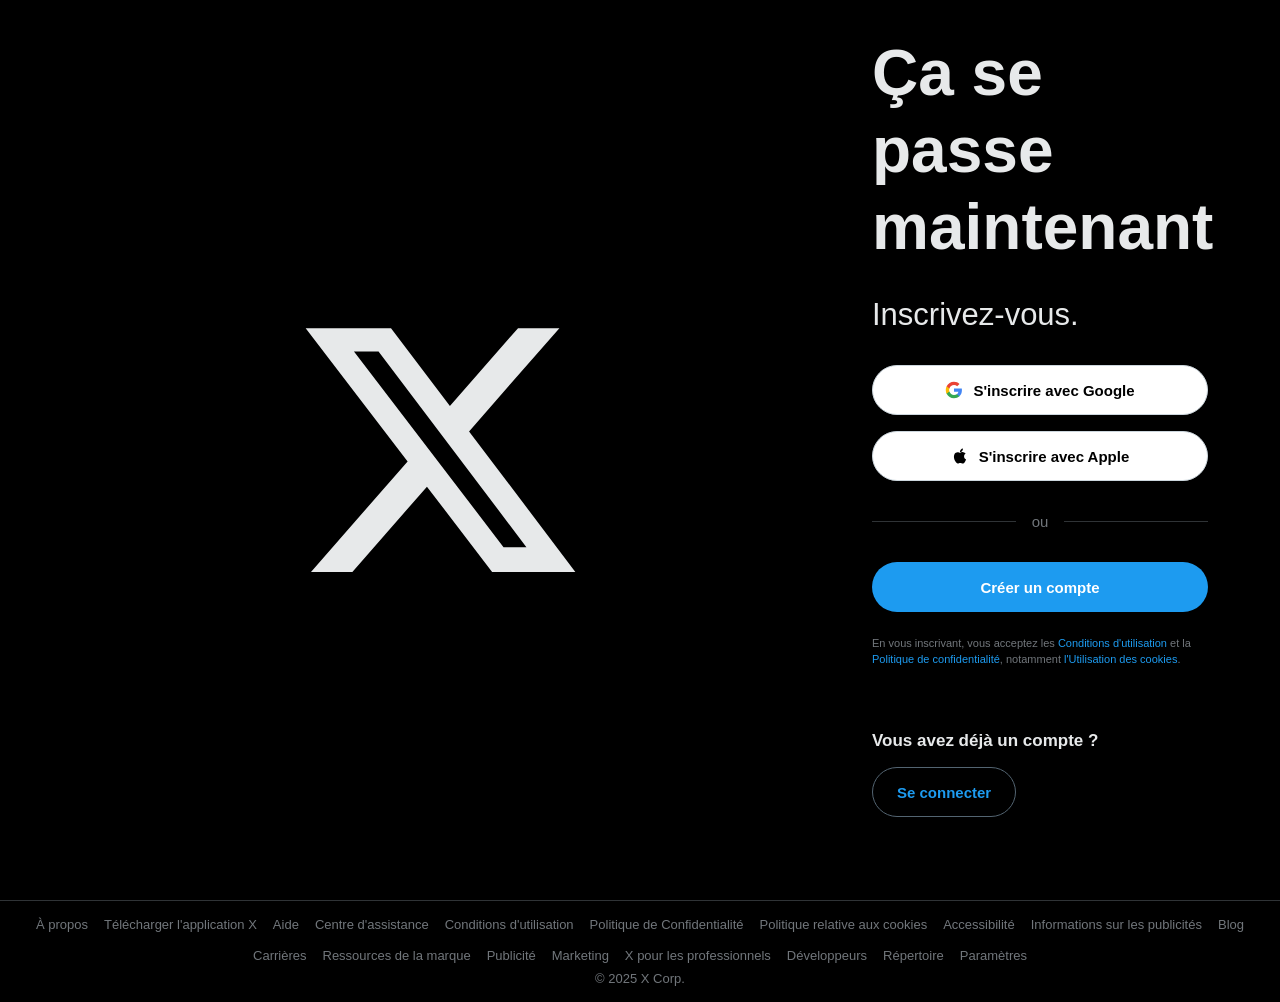
<file: index.html>
<!DOCTYPE html>
<html lang="fr">
<head>
    <meta charset="UTF-8">
    <meta name="viewport" content="width=device-width, initial-scale=1.0">
    <title>X - Ça se passe maintenant</title>
    <link rel="stylesheet" href="css/style.css">
</head>
<body>

<div class="container">
    <div class="left-section">
        <svg class="logo" viewBox="0 0 24 24" aria-hidden="true">
            <g>
                <path d="M18.244 2.25h3.308l-7.227 8.26 8.502 11.24H16.17l-5.214-6.817L4.99 21.75H1.68l7.73-8.835L1.254 2.25H8.08l4.713 6.231zm-1.161 17.52h1.833L7.084 4.126H5.117z"></path>
            </g>
        </svg>
    </div>

    <div class="right-section">
        <h1 class="main-title">Ça se passe maintenant</h1>
        <h2 class="subtitle">Inscrivez-vous.</h2>

        <div class="auth-section">
            <button class="auth-button google-btn">
                S'inscrire avec Google
            </button>

            <button class="auth-button apple-btn">
                S'inscrire avec Apple
            </button>

            <div class="divider">
                <span>ou</span>
            </div>

            <button class="auth-button create-account-btn" id="createAccountBtn">
                Créer un compte
            </button>

            <p class="terms-text">
                En vous inscrivant, vous acceptez les <a href="#">Conditions d'utilisation</a> et la <a href="#">Politique de confidentialité</a>, notamment <a href="#">l'Utilisation des cookies</a>.
            </p>
        </div>

        <div class="login-section">
            <p class="login-text">Vous avez déjà un compte ?</p>
            <button class="auth-button login-btn" id="loginBtn">
                Se connecter
            </button>
        </div>
    </div>
</div>

<div class="modal-overlay" id="signupModal">
    <div class="modal">
        <div class="modal-header">
            <svg class="modal-logo" viewBox="0 0 24 24" aria-hidden="true">
                <g>
                    <path d="M18.244 2.25h3.308l-7.227 8.26 8.502 11.24H16.17l-5.214-6.817L4.99 21.75H1.68l7.73-8.835L1.254 2.25H8.08l4.713 6.231zm-1.161 17.52h1.833L7.084 4.126H5.117z"></path>
                </g>
            </svg>
            <button class="close-btn" id="closeSignupModal">×</button>
        </div>

        <h2 class="modal-title">Créer votre compte</h2>

        <form class="login-form" id="signupForm">
            <div class="form-group">
                <input type="text" class="form-input" placeholder=" " id="fullNameInput" required>
                <label class="form-label" for="fullNameInput">Nom et prénom</label>
            </div>

            <div class="form-group">
                <input type="email" class="form-input" placeholder=" " id="emailSignupInput" required>
                <label class="form-label" for="emailSignupInput">E-mail</label>
            </div>

            <div class="form-group">
                <label style="color: #e7e9ea; font-size: 15px; font-weight: 700; margin-bottom: 0.5rem; display: block;">Date de naissance</label>
                <p style="color: #71767b; font-size: 14px; margin-bottom: 1rem;">Cette information ne sera pas affichée publiquement. Confirmez votre âge, même si ce compte est pour une entreprise, un animal de compagnie ou autre chose.</p>
                
                <div class="birthday-container">
                    <div class="form-group">
                        <select class="form-input" id="birthdayMonth" required>
                            <option value="">Mois</option>
                        </select>
                    </div>
                    <div class="form-group">
                        <select class="form-input" id="birthdayDay" required>
                            <option value="">Jour</option>
                        </select>
                    </div>
                    <div class="form-group">
                        <select class="form-input" id="birthdayYear" required>
                            <option value="">Année</option>
                        </select>
                    </div>
                </div>
            </div>

            <button type="submit" class="login-submit-btn" id="signupNextBtn" disabled>
                Suivant
            </button>
        </form>

        <div class="modal-footer">
            <p>Vous avez déjà un compte ?</p>
            <a href="#" class="signup-link" id="switchToLogin">Connectez-vous</a>
        </div>
    </div>
</div>

<div class="modal-overlay" id="passwordModal">
    <div class="modal">
        <div class="modal-header">
            <button class="back-btn" id="backToSignup">←</button>
            <svg class="modal-logo" viewBox="0 0 24 24" aria-hidden="true">
                <g>
                    <path d="M18.244 2.25h3.308l-7.227 8.26 8.502 11.24H16.17l-5.214-6.817L4.99 21.75H1.68l7.73-8.835L1.254 2.25H8.08l4.713 6.231zm-1.161 17.52h1.833L7.084 4.126H5.117z"></path>
                </g>
            </svg>
            <button class="close-btn" id="closePasswordModal">×</button>
        </div>

        <h2 class="modal-title">Vous y êtes presque</h2>
        <p style="color: #71767b; margin-bottom: 2rem;">Assurez-vous de pouvoir utiliser ces informations pour vous connecter.</p>

        <div class="user-info-summary" id="userInfoSummary">
            
        </div>

        <form class="login-form" id="passwordForm">
            <div class="form-group">
                <input type="password" class="form-input" placeholder=" " id="newPasswordInput" required>
                <label class="form-label" for="newPasswordInput">Mot de passe</label>
            </div>

            <div class="form-group">
                <input type="password" class="form-input" placeholder=" " id="confirmPasswordInput" required>
                <label class="form-label" for="confirmPasswordInput">Confirmer le mot de passe</label>
            </div>

            <div class="password-requirements" id="passwordRequirements">
                <p style="color: #71767b; font-size: 13px; margin-bottom: 1rem;">Votre mot de passe doit contenir :</p>
                <ul style="color: #71767b; font-size: 13px; margin-left: 1.5rem;">
                    <li id="req-length">Au moins 8 caractères</li>
                    <li id="req-uppercase">Au moins une majuscule</li>
                    <li id="req-lowercase">Au moins une minuscule</li>
                    <li id="req-number">Au moins un chiffre</li>
                </ul>
            </div>

            <button type="submit" class="login-submit-btn" id="createAccountFinalBtn" disabled>
                Créer le compte
            </button>
        </form>
    </div>
</div>

<div class="modal-overlay" id="loginModal">
    <div class="modal">
        <div class="modal-header">
            <svg class="modal-logo" viewBox="0 0 24 24" aria-hidden="true">
                <g>
                    <path d="M18.244 2.25h3.308l-7.227 8.26 8.502 11.24H16.17l-5.214-6.817L4.99 21.75H1.68l7.73-8.835L1.254 2.25H8.08l4.713 6.231zm-1.161 17.52h1.833L7.084 4.126H5.117z"></path>
                </g>
            </svg>
            <button class="close-btn" id="closeModal">×</button>
        </div>

        <h2 class="modal-title">Connectez-vous à X</h2>

        <form class="login-form" id="loginForm">
            <div class="form-group">
                <input type="text" class="form-input" placeholder=" " id="emailInput" required>
                <label class="form-label" for="emailInput">E-mail ou nom d'utilisateur</label>
            </div>

            <div class="form-group">
                <input type="password" class="form-input" placeholder=" " id="passwordInput" required>
                <label class="form-label" for="passwordInput">Mot de passe</label>
            </div>

            <a href="#" class="forgot-password">Mot de passe oublié ?</a>

            <button type="submit" class="login-submit-btn" id="loginSubmitBtn" disabled>
                Se connecter
            </button>
        </form>

        <div class="modal-footer">
            <p>Vous n'avez pas de compte ?</p>
            <a href="#" class="signup-link" id="switchToSignup">Inscrivez-vous</a>
        </div>
    </div>
</div>

<footer class="footer">
    <div class="footer-links">
        <a href="#">À propos</a>
        <a href="#">Télécharger l'application X</a>
        <a href="#">Aide</a>
        <a href="#">Centre d'assistance</a>
        <a href="#">Conditions d'utilisation</a>
        <a href="#">Politique de Confidentialité</a>
        <a href="#">Politique relative aux cookies</a>
        <a href="#">Accessibilité</a>
        <a href="#">Informations sur les publicités</a>
        <a href="#">Blog</a>
        <a href="#">Carrières</a>
        <a href="#">Ressources de la marque</a>
        <a href="#">Publicité</a>
        <a href="#">Marketing</a>
        <a href="#">X pour les professionnels</a>
        <a href="#">Développeurs</a>
        <a href="#">Répertoire</a>
        <a href="#">Paramètres</a>
    </div>
    <div class="copyright">
        © 2025 X Corp.
    </div>
</footer>

<script src="js/auth.js">

</script>
</body>
</html>
</file>
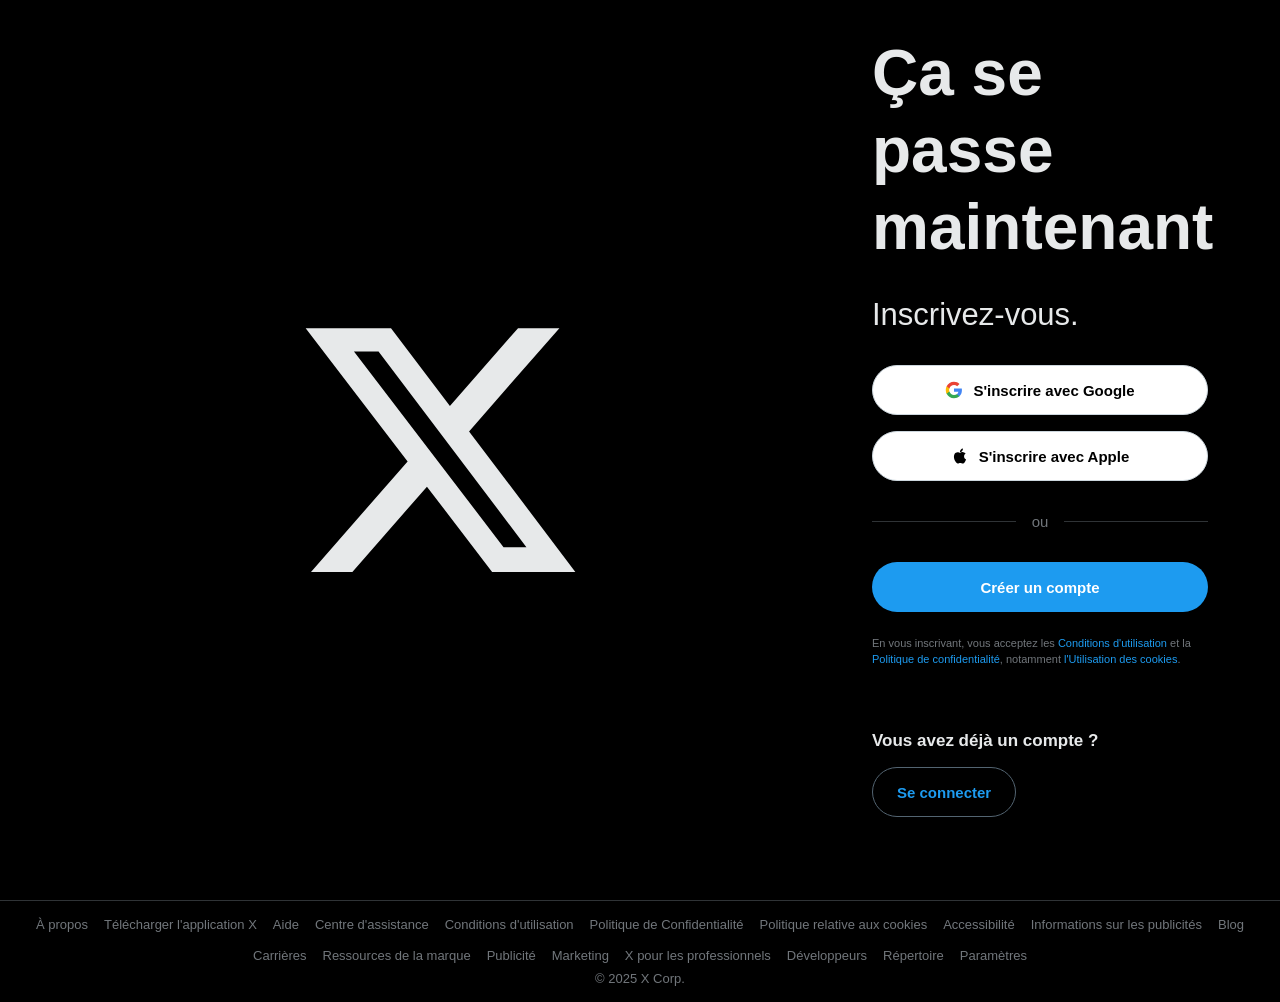
<file: accueil-x.html>
<!DOCTYPE html>
<html lang="fr">
<head>
    <meta charset="UTF-8">
    <meta name="viewport" content="width=device-width, initial-scale=1.0">
    <title>Accueil / X</title>
    <link rel="stylesheet" href="css/accueil.css">
</head>
<body>
    <div class="main-container">
        <nav class="sidebar">
            <div class="sidebar-content">
                <svg class="logo" viewBox="0 0 24 24" aria-hidden="true">
                    <g>
                        <path d="M18.244 2.25h3.308l-7.227 8.26 8.502 11.24H16.17l-5.214-6.817L4.99 21.75H1.68l7.73-8.835L1.254 2.25H8.08l4.713 6.231zm-1.161 17.52h1.833L7.084 4.126H5.117z"></path>
                    </g>
                </svg>

                <ul class="nav-menu">
                    <li class="nav-item">
                        <a href="#" class="nav-link active">
                            <svg class="nav-icon" viewBox="0 0 24 24">
                                <path d="M12 1.696L.472 9.537V21h6.056V13.5h3.944V21H23.528V9.537L12 1.696z" fill-rule="evenodd"/>
                            </svg>
                            <span>Accueil</span>
                        </a>
                    </li>
                    <li class="nav-item">
                        <a href="#" class="nav-link">
                            <svg class="nav-icon" viewBox="0 0 24 24">
                                <path d="M21.53 20.47l-3.66-3.66C19.19 15.24 20 13.21 20 11c0-4.97-4.03-9-9-9s-9 4.03-9 9 4.03 9 9 9c2.21 0 4.24-.81 5.81-2.13l3.66 3.66c.39.39 1.02.39 1.41 0 .38-.39.38-1.03 0-1.42zM4 11c0-3.86 3.14-7 7-7s7 3.14 7 7-3.14 7-7 7-7-3.14-7-7z"/>
                            </svg>
                            <span>Explorer</span>
                        </a>
                    </li>
                    <li class="nav-item">
                        <a href="#" class="nav-link">
                            <svg class="nav-icon" viewBox="0 0 24 24">
                                <path d="M12 22c1.1 0 2-.9 2-2h-4c0 1.1.9 2 2 2zm6-6V9c0-3.07-1.64-5.64-4.5-6.32V2a1.5 1.5 0 10-3 0v.68C7.64 3.36 6 5.92 6 9v7l-2 2v1h16v-1l-2-2z"/>
                            </svg>
                            <span>Notifications</span>
                        </a>
                    </li>
                    <li class="nav-item">
                        <a href="#" class="nav-link">
                            <svg class="nav-icon" viewBox="0 0 24 24">
                                <path d="M22 6c0-1.1-.9-2-2-2H4c-1.1 0-2 .9-2 2v12c0 1.1.9 2 2 2h16c1.1 0 2-.9 2-2V6zm-2 0l-8 5-8-5h16zm0 12H4V8l8 5 8-5v10z"/>
                            </svg>
                            <span>Messages</span>
                        </a>
                    </li>
                    <li class="nav-item">
                        <a href="#" class="nav-link">
                            <svg class="nav-icon" viewBox="0 0 24 24">
                                <circle cx="12" cy="12" r="10" />
                                <path d="M12 6v6l4 2" stroke="#fff" stroke-width="2" fill="none"/>
                            </svg>
                            <span>Grok</span>
                        </a>
                    </li>
                    <li class="nav-item">
                        <a href="#" class="nav-link">
                            <svg class="nav-icon" viewBox="0 0 24 24">
                                <path d="M12 2C6.48 2 2 6.48 2 12s4.48 10 10 10 10-4.48 10-10S17.52 2 12 2zm1 17.93c-2.83.48-5.57-.67-7.07-2.93L13 13v6.93zM11 11V4.07c2.83-.48 5.57.67 7.07 2.93L11 11z"/>
                            </svg>
                            <span>Premium</span>
                        </a>
                    </li>
                    <li class="nav-item">
                        <a href="#" class="nav-link">
                            <svg class="nav-icon" viewBox="0 0 24 24">
                                <path d="M12 12c2.21 0 4-1.79 4-4S14.21 4 12 4 8 5.79 8 8s1.79 4 4 4zm0 2c-2.67 0-8 1.34-8 4v2h16v-2c0-2.66-5.33-4-8-4z"/>
                            </svg>
                            <span>Communautés</span>
                        </a>
                    </li>
                    <li class="nav-item">
                        <a href="#" class="nav-link" id="profile-link">
                            <svg class="nav-icon" viewBox="0 0 24 24">
                                <path d="M5.651 19h12.698c-.337-1.8-1.023-3.21-1.945-4.19C15.318 13.65 13.838 13 12 13s-3.317.65-4.404 1.81c-.922.98-1.608 2.39-1.945 4.19zm.486-5.56C7.627 11.85 9.648 11 12 11s4.373.85 5.863 2.44c1.477 1.58 2.366 3.8 2.632 6.46l.11 1.1H3.395l.11-1.1c.266-2.66 1.155-4.88 2.632-6.46zM12 4c-1.105 0-2 .9-2 2s.895 2 2 2 2-.9 2-2-.895-2-2-2zM8 6c0-2.21 1.791-4 4-4s4 1.79 4 4-1.791 4-4 4-4-1.79-4-4z"/>
                            </svg>
                            <span>Profil</span>
                        </a>
                    </li>
                </ul>
                    
                <button class="tweet-btn">Tweeter</button>
                <button class="logout-btn" id="logoutBtn">Se déconnecter</button>

                <div class="user-profile" id="user-profile-menu">
                    <div class="user-avatar" id="menu-avatar"></div>
                    <div class="user-info">
                        <div class="user-name" id="menu-user-name"></div>
                        <div class="user-username" id="menu-user-username"></div>
                    </div>
                </div>
            </div>
        </nav>
        
        <main class="main-content">
            <div class="header">
                <div class="home-tabs">
                    <div class="home-tab active">
                        <span>Pour vous</span>
                    </div>
                    <div class="home-tab">
                        <span>Abonnements</span>
                    </div>
                </div>
            </div>
            
            <form class="compose-tweet" id="compose-form">
                <div class="compose-container">
                    <div class="compose-avatar" id="compose-avatar"></div>
                    <div class="compose-form">
                        <textarea 
                            class="compose-textarea" 
                            placeholder="Quoi de neuf ?!" 
                            id="composeTextarea"
                            maxlength="280"
                        ></textarea>
                        <div class="compose-actions">
                            <div class="compose-options">
                                <button type="button" class="compose-option" title="Média">
                                    <svg viewBox="0 0 24 24"><path d="M3 5.5C3 4.119 4.119 3 5.5 3h13C19.881 3 21 4.119 21 5.5v13c0 1.381-1.119 2.5-2.5 2.5h-13C4.119 21 3 19.881 3 18.5v-13zM5.5 5c-.276 0-.5.224-.5.5v9.086l3-3 3 3 5-5 3 3V5.5c0-.276-.224-.5-.5.5h-13zM19 15.414l-3-3-5 5-3-3-3 3V18.5c0 .276.224.5.5.5h13c.276 0 .5-.224.5-.5v-3.086zM9.75 7C8.784 7 8 7.784 8 8.75s.784 1.75 1.75 1.75 1.75-.784 1.75-1.75S10.716 7 9.75 7z"/></svg>
                                </button>
                                <button type="button" class="compose-option" title="GIF">
                                    <svg viewBox="0 0 24 24"><path d="M3 5h2V3c-1.1 0-2 .9-2 2zm0 14v-2h2c0 1.1-.9 2-2 2zm18 0c1.1 0 2-.9 2-2h-2v2zm0-14h-2v2c1.1 0 2-.9 2-2zM9.5 15.5c0 .8.7 1.5 1.5 1.5s1.5-.7 1.5-1.5-.7-1.5-1.5-1.5-1.5.7-1.5 1.5zM8 12h8v-1c0-1.1-.9-2-2-2H10c-1.1 0-2 .9-2 2v1zm-3-3h2V8H5v1zm14 0h-2V8h2v1z"/></svg>
                                </button>
                                <button type="button" class="compose-option" title="Sondage">
                                    <svg viewBox="0 0 24 24"><path d="M8 5.5C8 6.33 7.33 7 6.5 7S5 6.33 5 5.5 5.67 4 6.5 4 8 4.67 8 5.5zM4 21v-2c0-1.1.9-2 2-2h12c1.1 0 2 .9 2 2v2H4zM6.5 16c-1.93 0-3.5-1.57-3.5-3.5S4.57 9 6.5 9s3.5 1.57 3.5 3.5S8.43 16 6.5 16zm11-7c-1.93 0-3.5 1.57-3.5 3.5s1.57 3.5 3.5 3.5 3.5-1.57 3.5-3.5-1.57-3.5-3.5-3.5z"/></svg>
                                </button>
                                <button type="button" class="compose-option" title="Émoji">
                                    <svg viewBox="0 0 24 24"><path d="M12 2C6.48 2 2 6.48 2 12s4.48 10 10 10 10-4.48 10-10S17.52 2 12 2zm0 18c-4.41 0-8-3.59-8-8s3.59-8 8-8 8 3.59 8 8-3.59 8-8 8zm-2.5-6.5c.83 0 1.5-.67 1.5-1.5s-.67-1.5-1.5-1.5-1.5.67-1.5 1.5.67 1.5 1.5 1.5zm5 0c.83 0 1.5-.67 1.5-1.5s-.67-1.5-1.5-1.5-1.5.67-1.5 1.5.67 1.5 1.5 1.5zm-2.5 4c-2.33 0-4.32-1.45-5.12-3.5h1.67c.64 1.18 1.95 2 3.45 2s2.81-.82 3.45-2h1.67c-.8 2.05-2.79 3.5-5.12 3.5z"/></svg>
                                </button>
                                <button type="button" class="compose-option" title="Localisation">
                                    <svg viewBox="0 0 24 24"><path d="M12 2C8.13 2 5 5.13 5 9c0 5.25 7 13 7 13s7-7.75 7-13c0-3.87-3.13-7-7-7zm0 9.5c-1.38 0-2.5-1.12-2.5-2.5s1.12-2.5 2.5-2.5 2.5 1.12 2.5 2.5-1.12 2.5-2.5 2.5z"/></svg>
                                </button>
                            </div>
                            <button type="submit" class="compose-submit" id="composeSubmit" disabled>
                                Tweeter
                            </button>
                        </div>
                    </div>
                </div>
            </form>
            
            <div class="feed" id="feed">
            </div>
        </main>
        
        <aside class="right-sidebar">
            <div class="search-container">
                <div class="search-input-wrapper">
                    <svg viewBox="0 0 24 24" aria-hidden="true" class="search-icon"><g><path d="M10.25 3.75c-3.59 0-6.5 2.91-6.5 6.5s2.91 6.5 6.5 6.5c1.795 0 3.417-.727 4.596-1.904 1.178-1.177 1.904-2.801 1.904-4.596 0-3.59-2.91-6.5-6.5-6.5zm-8.5 6.5c0-4.694 3.806-8.5 8.5-8.5s8.5 3.806 8.5 8.5c0 1.986-.682 3.815-1.824 5.262l4.781 4.781-1.414 1.414-4.781-4.781c-1.447 1.142-3.276 1.824-5.262 1.824-4.694 0-8.5-3.806-8.5-8.5z"></path></g></svg>
                    <input type="text" placeholder="Rechercher" class="search-input">
                </div>
            </div>

            <div class="widget">
                <div class="widget-header">
                    <h2 class="widget-title">Tendances pour vous</h2>
                </div>
                <div class="widget-content">
                    <div class="trend-item">
                        <div class="trend-category">Tendance en France</div>
                        <div class="trend-name">#JavaScript</div>
                        <div class="trend-tweets">125 k Tweets</div>
                    </div>
                     <div class="trend-item">
                        <div class="trend-category">Tendance en Technologie</div>
                        <div class="trend-name">#WebDev</div>
                        <div class="trend-tweets">89,2 k Tweets</div>
                    </div>
                </div>
            </div>

            <div class="widget">
                <div class="widget-header">
                    <h2 class="widget-title">À suivre</h2>
                </div>
                <div class="widget-content" id="who-to-follow-list">

                </div>
                <div class="widget-footer">
                    <a href="#">Voir plus</a>
                </div>
            </div>

        </aside>
    </div>

<script src="js/accueil.js"></script>
</body>
</html>
</file>
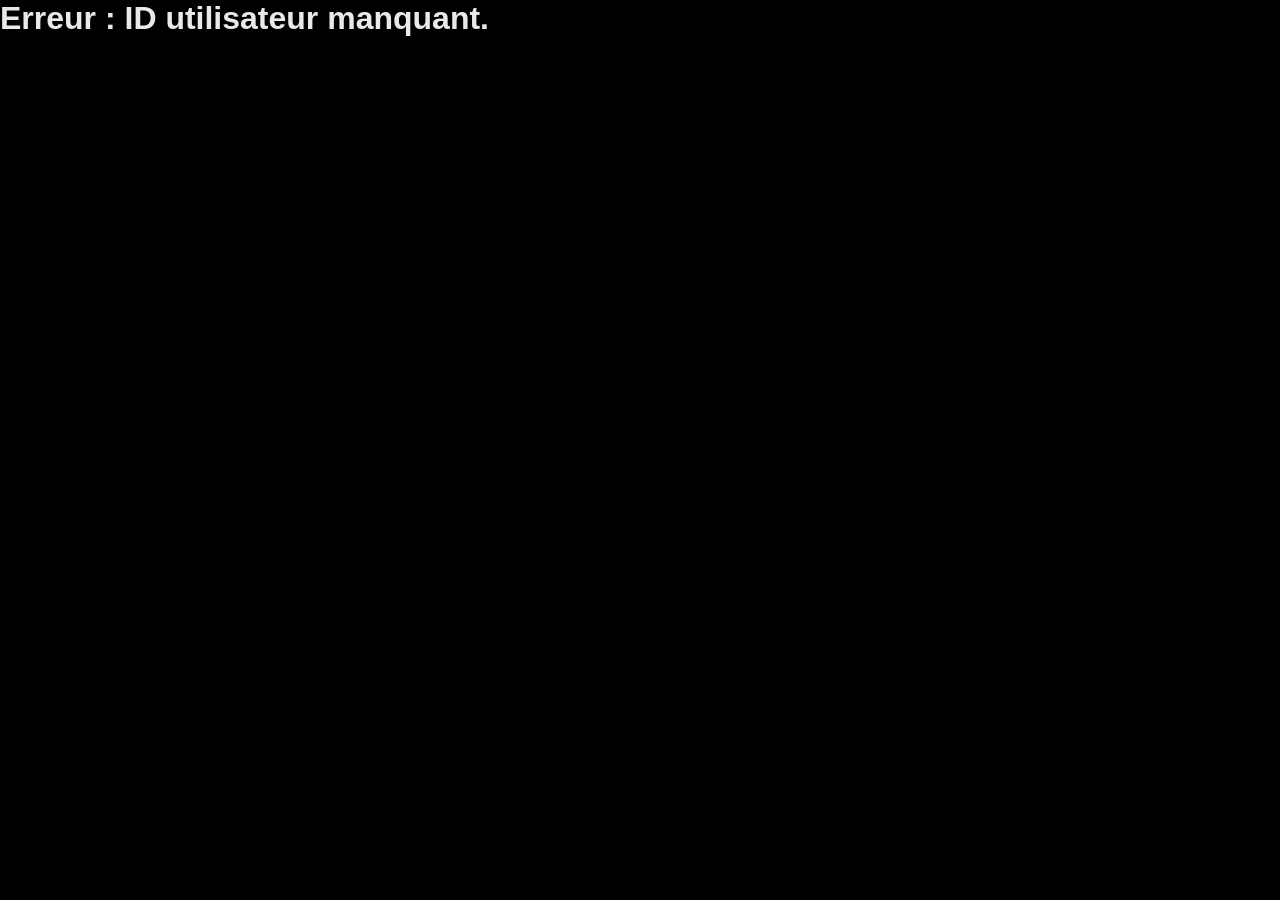
<file: profile-user-x.html>
<!DOCTYPE html>
<html lang="fr">
<head>
    <meta charset="UTF-8">
    <meta name="viewport" content="width=device-width, initial-scale=1.0">
    <title>Profil / X</title>
    <link rel="stylesheet" href="css/profile.css">
</head>
<body>
    <div class="main-container">
        <div class="sidebar">
             <div class="logo">
                <svg viewBox="0 0 24 24" aria-hidden="true">
                    <g>
                        <path d="M18.244 2.25h3.308l-7.227 8.26 8.502 11.24H16.17l-5.214-6.817L4.99 21.75H1.68l7.73-8.835L1.254 2.25H8.08l4.713 6.231zm-1.161 17.52h1.833L7.084 4.126H5.117z"></path>
                    </g>
                </svg>
            </div>
            <nav class="nav-menu">
                <a href="accueil-x.html" class="nav-item">
                    <svg viewBox="0 0 24 24">
                        <path d="M12 1.696L.472 9.537V21h6.056V13.5h3.944V21H23.528V9.537L12 1.696z" fill-rule="evenodd"/>
                    </svg>
                    <span>Accueil</span>
                </a>
                <a href="#" class="nav-item">
                    <svg viewBox="0 0 24 24">
                        <path d="M21.53 20.47l-3.66-3.66C19.19 15.24 20 13.21 20 11c0-4.97-4.03-9-9-9s-9 4.03-9 9 4.03 9 9 9c2.21 0 4.24-.81 5.81-2.13l3.66 3.66c.39.39 1.02.39 1.41 0 .38-.39.38-1.03 0-1.42zM4 11c0-3.86 3.14-7 7-7s7 3.14 7 7-3.14 7-7 7-7-3.14-7-7z"/>
                    </svg>
                    <span>Explorer</span>
                </a>
                <a href="#" class="nav-item">
                    <svg viewBox="0 0 24 24">
                        <path d="M12 22c1.1 0 2-.9 2-2h-4c0 1.1.9 2 2 2zm6-6V9c0-3.07-1.64-5.64-4.5-6.32V2a1.5 1.5 0 10-3 0v.68C7.64 3.36 6 5.92 6 9v7l-2 2v1h16v-1l-2-2z"/>
                    </svg>
                    <span>Notifications</span>
                </a>
                <a href="#" class="nav-item">
                    <svg viewBox="0 0 24 24">
                        <path d="M22 6c0-1.1-.9-2-2-2H4c-1.1 0-2 .9-2 2v12c0 1.1.9 2 2 2h16c1.1 0 2-.9 2-2V6zm-2 0l-8 5-8-5h16zm0 12H4V8l8 5 8-5v10z"/>
                    </svg>
                    <span>Messages</span>
                </a>
                <a href="#" class="nav-item">
                    <svg viewBox="0 0 24 24">
                        <circle cx="12" cy="12" r="10"/>
                        <path d="M12 6v6l4 2" stroke="#fff" stroke-width="2" fill="none"/>
                    </svg>
                    <span>Grok</span>
                </a>
                <a href="#" class="nav-item">
                    <svg viewBox="0 0 24 24">
                        <path d="M12 2C6.48 2 2 6.48 2 12s4.48 10 10 10 10-4.48 10-10S17.52 2 12 2zm1 17.93c-2.83.48-5.57-.67-7.07-2.93L13 13v6.93zM11 11V4.07c2.83-.48 5.57.67 7.07 2.93L11 11z"/>
                    </svg>
                    <span>Premium</span>
                </a>
                <a href="#" class="nav-item">
                    <svg viewBox="0 0 24 24">
                        <path d="M12 12c2.21 0 4-1.79 4-4S14.21 4 12 4 8 5.79 8 8s1.79 4 4 4zm0 2c-2.67 0-8 1.34-8 4v2h16v-2c0-2.66-5.33-4-8-4z"/>
                    </svg>
                    <span>Communautés</span>
                </a>
                <a href="#" class="nav-item active">
                    <svg viewBox="0 0 24 24">
                        <path d="M5.651 19h12.698c-.337-1.8-1.023-3.21-1.945-4.19C15.318 13.65 13.838 13 12 13s-3.317.65-4.404 1.81c-.922.98-1.608 2.39-1.945 4.19zm.486-5.56C7.627 11.85 9.648 11 12 11s4.373.85 5.863 2.44c1.477 1.58 2.366 3.8 2.632 6.46l.11 1.1H3.395l.11-1.1c.266-2.66 1.155-4.88 2.632-6.46zM12 4c-1.105 0-2 .9-2 2s.895 2 2 2 2-.9 2-2-.895-2-2-2zM8 6c0-2.21 1.791-4 4-4s4 1.79 4 4-1.791 4-4 4-4-1.79-4-4z"/>
                    </svg>
                    <span>Profil</span>
                </a>
            </nav>
        </div>
        
        <div class="main-content">
            <div class="profile-header">
                <button class="back-btn" onclick="window.history.back()">←</button>
                <div class="profile-info">
                    <div class="profile-name" id="header-profile-name">Chargement...</div>
                    <div class="profile-tweets-count" id="header-tweets-count"></div>
                </div>
            </div>
            <div class="cover-section" id="profile-cover">
                 <div class="profile-avatar-container">
                    <div class="profile-avatar" id="profile-avatar"></div>
                </div>
            </div>
            <div class="profile-actions">
                <button class="action-btn">Suivre</button>
            </div>
            <div class="profile-details">
                <div class="profile-name" id="details-profile-name"></div>
                <div class="profile-username" id="details-profile-username"></div>
                <div class="profile-bio" id="details-profile-bio"></div>
                <div class="profile-meta" id="details-profile-meta"></div>
                <div class="profile-stats">
                    <a href="#" class="stat-item"><span class="stat-number" id="following-count">0</span><span class="stat-label"> abonnements</span></a>
                    <a href="#" class="stat-item"><span class="stat-number" id="followers-count">0</span><span class="stat-label"> abonnés</span></a>
                </div>
            </div>
            <div class="profile-tabs">
                <button class="tab-item active">Tweets</button>
                <button class="tab-item">Réponses</button>
                <button class="tab-item">Médias</button>
                <button class="tab-item">J'aime</button>
            </div>
            <div class="tweets-section" id="tweets-section"></div>
        </div>
        
        <aside class="right-sidebar">
            <div class="search-container">
                <div class="search-input-wrapper">
                    <svg viewBox="0 0 24 24" aria-hidden="true" class="search-icon"><g><path d="M10.25 3.75c-3.59 0-6.5 2.91-6.5 6.5s2.91 6.5 6.5 6.5c1.795 0 3.417-.727 4.596-1.904 1.178-1.177 1.904-2.801 1.904-4.596 0-3.59-2.91-6.5-6.5-6.5zm-8.5 6.5c0-4.694 3.806-8.5 8.5-8.5s8.5 3.806 8.5 8.5c0 1.986-.682 3.815-1.824 5.262l4.781 4.781-1.414 1.414-4.781-4.781c-1.447 1.142-3.276 1.824-5.262 1.824-4.694 0-8.5-3.806-8.5-8.5z"></path></g></svg>
                    <input type="text" placeholder="Rechercher" class="search-input">
                </div>
            </div>
            
            <div class="widget">
                <div class="widget-header">
                    <h2 class="widget-title">Ce qui se passe</h2>
                </div>
                <div class="widget-content">
                    <div class="trend-item">
                        <div class="trend-category">Technologie · Tendance</div>
                        <div class="trend-name">#ReactJS</div>
                        <div class="trend-tweets">142 k posts</div>
                    </div>
                    <div class="trend-item">
                        <div class="trend-category">Tendance en RDC</div>
                        <div class="trend-name">Kinshasa</div>
                        <div class="trend-tweets">23,1 k posts</div>
                    </div>
                    <div class="trend-item">
                        <div class="trend-category">Jeux vidéo · Tendance</div>
                        <div class="trend-name">#GTA6</div>
                        <div class="trend-tweets">78,5 k posts</div>
                    </div>
                    <div class="trend-item">
                        <div class="trend-category">Musique · Tendance</div>
                        <div class="trend-name">#HillsongUNITED</div>
                        <div class="trend-tweets">112 k posts</div>
                    </div>
                </div>
                <div class="widget-footer">
                    <a href="#">Voir plus</a>
                </div>
            </div>

            <div class="widget">
                <div class="widget-header">
                    <h2 class="widget-title">À suivre</h2>
                </div>

                <div class="widget-content" id="who-to-follow-list">
                </div>
                <div class="widget-footer">
                    <a href="#">Voir plus</a>
                </div>
            </div>
        </aside>
        
    </div>
    <script src="js/profile.js"></script>
</body>
</html>
</file>
<file: css/style.css>
* {
    margin: 0;
    padding: 0;
    box-sizing: border-box;
}

body {
    font-family: -apple-system, BlinkMacSystemFont, "Segoe UI", Roboto, Helvetica, Arial, sans-serif;
    background-color: #000;
    color: #e7e9ea;
    min-height: 100vh;
    display: flex;
    flex-direction: column;
}

.container {
    display: flex;
    width: 100%;
    max-width: 1200px;
    min-height: 100vh;
    margin: 0 auto;
    flex: 1;
}

.left-section {
    flex: 1;
    display: flex;
    align-items: center;
    justify-content: center;
    padding: 2rem;
}

.logo {
    width: 300px;
    height: 300px;
    fill: #e7e9ea;
}

.right-section {
    flex: 1;
    display: flex;
    flex-direction: column;
    justify-content: center;
    padding: 2rem;
    max-width: 400px;
    margin-bottom: 3rem;
}

.main-title {
    font-size: 64px;
    font-weight: 700;
    line-height: 1.2;
    margin-bottom: 2rem;
    color: #e7e9ea;
}

.subtitle {
    font-size: 31px;
    font-weight: 400;
    margin-bottom: 2rem;
    color: #e7e9ea;
}

.auth-section {
    display: flex;
    flex-direction: column;
    gap: 1rem;
    margin-bottom: 2rem;
}

.auth-button {
    display: flex;
    align-items: center;
    justify-content: center;
    padding: 12px 24px;
    border-radius: 50px;
    font-size: 15px;
    font-weight: 700;
    text-decoration: none;
    border: none;
    cursor: pointer;
    transition: all 0.2s ease;
    position: relative;
    height: 50px;
}

.google-btn {
    background-color: #fff;
    color: #000;
    border: 1px solid #ccd6dd;
}

.google-btn:hover {
    background-color: #f7f9fa;
}

.google-btn::before {
    content: "";
    width: 18px;
    height: 18px;
    background-image: url("data:image/svg+xml,%3Csvg xmlns='http://www.w3.org/2000/svg' viewBox='0 0 24 24'%3E%3Cpath fill='%234285f4' d='M22.56 12.25c0-.78-.07-1.53-.2-2.25H12v4.26h5.92c-.26 1.37-1.04 2.53-2.21 3.31v2.77h3.57c2.08-1.92 3.28-4.74 3.28-8.09z'/%3E%3Cpath fill='%2334a853' d='M12 23c2.97 0 5.46-.98 7.28-2.66l-3.57-2.77c-.98.66-2.23 1.06-3.71 1.06-2.86 0-5.29-1.93-6.16-4.53H2.18v2.84C3.99 20.53 7.7 23 12 23z'/%3E%3Cpath fill='%23fbbc05' d='M5.84 14.09c-.22-.66-.35-1.36-.35-2.09s.13-1.43.35-2.09V7.07H2.18C1.43 8.55 1 10.22 1 12s.43 3.45 1.18 4.93l2.85-2.22.81-.62z'/%3E%3Cpath fill='%23ea4335' d='M12 5.38c1.62 0 3.06.56 4.21 1.64l3.15-3.15C17.45 2.09 14.97 1 12 1 7.7 1 3.99 3.47 2.18 7.07l3.66 2.84c.87-2.6 3.3-4.53 6.16-4.53z'/%3E%3C/svg%3E");
    background-size: contain;
    margin-right: 10px;
}

.apple-btn {
    background-color: #fff;
    color: #000;
    border: 1px solid #ccd6dd;
}

.apple-btn:hover {
    background-color: #f7f9fa;
}

.apple-btn::before {
    content: "";
    width: 18px;
    height: 18px;
    background-image: url("data:image/svg+xml,%3Csvg xmlns='http://www.w3.org/2000/svg' viewBox='0 0 24 24'%3E%3Cpath fill='%23000' d='M18.71 19.5c-.83 1.24-1.71 2.45-3.05 2.47-1.34.03-1.77-.79-3.29-.79-1.53 0-2 .77-3.27.82-1.31.05-2.3-1.32-3.14-2.53C4.25 17 2.94 12.45 4.7 9.39c.87-1.52 2.43-2.48 4.12-2.51 1.28-.02 2.5.87 3.29.87.78 0 2.26-1.07 3.81-.91.65.03 2.47.26 3.64 1.98-.09.06-2.17 1.28-2.15 3.81.03 3.02 2.65 4.03 2.68 4.04-.03.07-.42 1.44-1.38 2.83M13 3.5c.73-.83 1.94-1.46 2.94-1.5.13 1.17-.34 2.35-1.04 3.19-.69.85-1.83 1.51-2.95 1.42-.15-1.15.41-2.35 1.05-3.11z'/%3E%3C/svg%3E");
    background-size: contain;
    margin-right: 10px;
}

.divider {
    display: flex;
    align-items: center;
    margin: 1rem 0;
}

.divider::before,
.divider::after {
    content: "";
    flex: 1;
    height: 1px;
    background-color: #2f3336;
}

.divider span {
    margin: 0 1rem;
    color: #71767b;
    font-size: 15px;
}

.create-account-btn {
    background-color: #1d9bf0;
    color: #fff;
    border: none;
}

.create-account-btn:hover {
    background-color: #1a8cd8;
}

.terms-text {
    font-size: 11px;
    color: #71767b;
    margin-top: 0.5rem;
    line-height: 1.4;
}

.terms-text a {
    color: #1d9bf0;
    text-decoration: none;
}

.terms-text a:hover {
    text-decoration: underline;
}

.login-section {
    margin-top: 2rem;
}

.login-text {
    font-size: 17px;
    font-weight: 700;
    margin-bottom: 1rem;
    color: #e7e9ea;
}

.login-btn {
    background-color: transparent;
    color: #1d9bf0;
    border: 1px solid #536471;
}

.login-btn:hover {
    background-color: rgba(29, 155, 240, 0.1);
}

.footer {
    background-color: #000;
    padding: 1rem;
    border-top: 1px solid #2f3336;
    margin-top: auto;
}

.footer-links {
    display: flex;
    flex-wrap: wrap;
    justify-content: center;
    gap: 1rem;
    font-size: 13px;
    color: #71767b;
}

.footer-links a {
    color: #71767b;
    text-decoration: none;
}

.footer-links a:hover {
    text-decoration: underline;
}

.copyright {
    text-align: center;
    margin-top: 0.5rem;
    font-size: 13px;
    color: #71767b;
}

.modal-overlay {
    position: fixed;
    top: 0;
    left: 0;
    width: 100%;
    height: 100%;
    background-color: rgba(91, 112, 131, 0.4);
    display: none;
    justify-content: center;
    align-items: center;
    z-index: 1000;
}

.modal-overlay.active {
    display: flex;
}

.modal {
    background-color: #000;
    border-radius: 16px;
    padding: 2rem;
    width: 90%;
    max-width: 600px;
    max-height: 90vh;
    overflow-y: auto;
    position: relative;
}

.modal-header {
    display: flex;
    justify-content: space-between;
    align-items: center;
    margin-bottom: 2rem;
}

.modal-logo {
    width: 32px;
    height: 32px;
    fill: #e7e9ea;
}

.close-btn {
    background: none;
    border: none;
    color: #e7e9ea;
    font-size: 24px;
    cursor: pointer;
    padding: 8px;
    border-radius: 50%;
    width: 40px;
    height: 40px;
    display: flex;
    align-items: center;
    justify-content: center;
    transition: background-color 0.2s ease;
}

.close-btn:hover {
    background-color: rgba(231, 233, 234, 0.1);
}

.modal-title {
    font-size: 31px;
    font-weight: 700;
    margin-bottom: 1rem;
    color: #e7e9ea;
}

.login-form {
    display: flex;
    flex-direction: column;
    gap: 1.5rem;
}

.form-group {
    position: relative;
}

.form-input {
    width: 100%;
    padding: 1.5rem 1rem 0.5rem;
    border: 1px solid #333639;
    border-radius: 4px;
    background-color: transparent;
    color: #e7e9ea;
    font-size: 17px;
    transition: border-color 0.2s ease;
}

.form-input:focus {
    outline: none;
    border-color: #1d9bf0;
}

.form-label {
    position: absolute;
    left: 1rem;
    top: 50%;
    transform: translateY(-50%);
    color: #71767b;
    font-size: 17px;
    pointer-events: none;
    transition: all 0.2s ease;
}

.form-input:focus + .form-label,
.form-input:not(:placeholder-shown) + .form-label {
    top: 0.75rem;
    font-size: 13px;
    color: #1d9bf0;
}

.form-input:focus + .form-label {
    color: #1d9bf0;
}

.forgot-password {
    color: #1d9bf0;
    text-decoration: none;
    font-size: 15px;
    align-self: flex-end;
    margin-top: -0.5rem;
}

.forgot-password:hover {
    text-decoration: underline;
}

.login-submit-btn {
    background-color: #e7e9ea;
    color: #000;
    border: none;
    padding: 12px 24px;
    border-radius: 50px;
    font-size: 17px;
    font-weight: 700;
    cursor: pointer;
    transition: background-color 0.2s ease;
    margin-top: 1rem;
}

.login-submit-btn:hover {
    background-color: #d7dbdc;
}

.login-submit-btn:disabled {
    background-color: #71767b;
    color: #0f1419;
    cursor: not-allowed;
}

.modal-footer {
    margin-top: 2rem;
    text-align: center;
}

.modal-footer p {
    color: #71767b;
    margin-bottom: 1rem;
}

.signup-link {
    color: #1d9bf0;
    text-decoration: none;
    font-weight: 700;
}

.signup-link:hover {
    text-decoration: underline;
}

.form-input select,
select.form-input {
    appearance: none;
    background-image: url("data:image/svg+xml;charset=UTF-8,%3csvg xmlns='http://www.w3.org/2000/svg' viewBox='0 0 24 24' fill='none' stroke='%23e7e9ea' stroke-width='2' stroke-linecap='round' stroke-linejoin='round'%3e%3cpolyline points='6,9 12,15 18,9'%3e%3c/polyline%3e%3c/svg%3e");
    background-repeat: no-repeat;
    background-position: right 1rem center;
    background-size: 1rem;
    padding-right: 3rem;
}

.birthday-container {
    display: flex;
    gap: 1rem;
}

.birthday-container .form-group {
    flex: 1;
}

.user-info-summary {
    background-color: #16181c;
    border-radius: 8px;
    padding: 1rem;
    margin-bottom: 1.5rem;
    border: 1px solid #2f3336;
}

.user-info-item {
    display: flex;
    justify-content: space-between;
    align-items: center;
    padding: 0.5rem 0;
    border-bottom: 1px solid #2f3336;
}

.user-info-item:last-child {
    border-bottom: none;
}

.user-info-label {
    color: #71767b;
    font-size: 13px;
}

.user-info-value {
    color: #e7e9ea;
    font-size: 15px;
    font-weight: 500;
}

.password-requirements {
    margin-bottom: 1rem;
}

.password-requirements ul {
    list-style: none;
    padding: 0;
}

.password-requirements li {
    padding: 0.25rem 0;
    position: relative;
}

.password-requirements li.valid {
    color: #00ba7c;
}

.password-requirements li.valid::before {
    content: "✓";
    position: absolute;
    left: -1.5rem;
    color: #00ba7c;
}

.back-btn {
    background: none;
    border: none;
    color: #e7e9ea;
    font-size: 20px;
    cursor: pointer;
    padding: 8px;
    border-radius: 50%;
    width: 40px;
    height: 40px;
    display: flex;
    align-items: center;
    justify-content: center;
    transition: background-color 0.2s ease;
}

.back-btn:hover {
    background-color: rgba(231, 233, 234, 0.1);
}

@media (max-width: 1024px) {
    .container {
        flex-direction: column;
        max-width: 100%;
        min-height: auto;
    }

    .left-section {
        padding: 1rem;
        min-height: auto;
    }

    .logo {
        width: 200px;
        height: 200px;
    }

    .right-section {
        margin-bottom: 2rem;
    }

    .main-title {
        font-size: 48px;
    }

    .subtitle {
        font-size: 24px;
    }
}

@media (max-width: 768px) {
    .right-section {
        padding: 1rem;
        max-width: 100%;
        margin-bottom: 1rem;
    }

    .main-title {
        font-size: 36px;
    }

    .subtitle {
        font-size: 20px;
    }

    .footer {
        margin-top: 1rem;
    }
}

select.form-input {
    background-color: #000;
}

select.form-input option {
    background-color: #16181c;
    color: #e7e9ea;
}
</file>
<file: css/accueil.css>
* {
    margin: 0;
    padding: 0;
    box-sizing: border-box;
}

body {
    font-family: -apple-system, BlinkMacSystemFont, "Segoe UI", Roboto, Helvetica, Arial, sans-serif;
    background-color: #000;
    color: #e7e9ea;
    min-height: 100vh;
}

.main-container {
    display: flex;
    width: 100%;
    min-height: 100vh;
    max-width: 1200px;
    margin: 0 auto;
}

.sidebar {
    width: 275px;
    padding: 0 1rem;
    border-right: 1px solid #2f3336;
    position: fixed;
    height: 100vh;
    display: flex;
    flex-direction: column;
}

.sidebar-content {
    padding-top: 1rem;
    display: flex;
    flex-direction: column;
    height: 100%;
}

.logo {
    width: 32px;
    height: 32px;
    fill: #e7e9ea;
    margin-bottom: 2rem;
    margin-left: 0.5rem;
}

.nav-menu {
    list-style: none;
    margin-bottom: 1rem;
}

.nav-item {
    margin-bottom: 0.5rem;
}

.nav-link {
    display: flex;
    align-items: center;
    padding: 0.75rem 1rem;
    color: #e7e9ea;
    text-decoration: none;
    border-radius: 50px;
    transition: background-color 0.2s ease;
    font-size: 20px;
    font-weight: 400;
}

.nav-link:hover {
    background-color: #1a1a1a;
}

.nav-link.active {
    font-weight: 700;
}

.nav-icon {
    width: 24px;
    height: 24px;
    fill: currentColor;
    margin-right: 1rem;
}

.tweet-btn {
    background-color: #1d9bf0;
    color: #fff;
    border: none;
    padding: 1rem 2rem;
    border-radius: 50px;
    font-size: 17px;
    font-weight: 700;
    cursor: pointer;
    width: 100%;
    transition: background-color 0.2s ease;
    margin-top: 1rem;
    margin-bottom: 1rem;
}

.tweet-btn:hover {
    background-color: #1a8cd8;
}

.logout-btn {
    background-color: transparent;
    color: #e7e9ea;
    border: 1px solid #536471;
    padding: 0.75rem 1rem;
    border-radius: 50px;
    font-size: 15px;
    font-weight: 700;
    cursor: pointer;
    width: 100%;
    transition: background-color 0.2s ease;
    margin-top: auto;
    margin-bottom: 1rem;
}

.logout-btn:hover {
    background-color: rgba(231, 233, 234, 0.1);
}

.user-profile {
    display: flex;
    align-items: center;
    padding: 0.75rem;
    border-radius: 50px;
    transition: background-color 0.2s ease;
    cursor: pointer;
    margin-bottom: 1rem;
}

.user-profile:hover {
    background-color: #1a1a1a;
}

.user-avatar {
    width: 40px;
    height: 40px;
    border-radius: 50%;
    margin-right: 0.75rem;
    background-color: #333;
    background-size: cover;
    background-position: center;
}

.user-info {
    flex: 1;
}

.user-name {
    font-size: 15px;
    font-weight: 700;
    color: #e7e9ea;
}

.user-username {
    font-size: 15px;
    color: #71767b;
}

.main-content {
    flex: 1;
    margin-left: 275px;
    border-right: 1px solid #2f3336;
    min-height: 100vh;
}

.header {
    border-bottom: 1px solid #2f3336;
    backdrop-filter: blur(12px);
    background-color: rgba(0, 0, 0, 0.65);
    position: sticky;
    top: 0;
    z-index: 100;
}

.home-tabs {
    display: flex;
    justify-content: space-around;
}

.home-tab {
    flex: 1;
    padding: 1rem 0;
    text-align: center;
    cursor: pointer;
    transition: background-color 0.2s ease;
}

.home-tab:hover {
    background-color: rgba(231, 233, 234, 0.1);
}

.home-tab span {
    color: #71767b;
    font-size: 15px;
    font-weight: 700;
    padding: 1rem 0;
    position: relative;
    display: inline-block;
}

.home-tab.active span {
    color: #e7e9ea;
}

.home-tab.active span::after {
    content: '';
    position: absolute;
    bottom: -1rem;
    left: 0;
    right: 0;
    height: 4px;
    background-color: #1d9bf0;
    border-radius: 2px;
}

.compose-tweet {
    padding: 1rem;
    border-bottom: 8px solid #2f3336;
}

.compose-container {
    display: flex;
    gap: 0.75rem;
}
.compose-avatar {
    width: 48px;
    height: 48px;
    border-radius: 50%;
    background-color: #333;
    background-size: cover;
    background-position: center;
    flex-shrink: 0;
}
.compose-form {
    flex: 1;
}
.compose-textarea {
    width: 100%;
    background: transparent;
    border: none;
    color: #e7e9ea;
    font-size: 20px;
    font-family: inherit;
    resize: none;
    outline: none;
    min-height: 60px;
    padding: 0.75rem 0;
}
.compose-textarea::placeholder {
    color: #71767b;
}
.compose-actions {
    display: flex;
    justify-content: space-between;
    align-items: center;
    margin-top: 0.75rem;
    padding-top: 0.75rem;
    border-top: 1px solid #2f3336;
}
.compose-options {
    display: flex;
    gap: 1rem;
}
.compose-option {
    background: none;
    border: none;
    color: #1d9bf0;
    cursor: pointer;
    padding: 0.5rem;
    border-radius: 50%;
    transition: background-color 0.2s ease;
}
.compose-option:hover {
    background-color: rgba(29, 155, 240, 0.1);
}
.compose-option svg {
    width: 20px;
    height: 20px;
    fill: currentColor;
}
.compose-submit {
    background-color: #1d9bf0;
    color: #fff;
    border: none;
    padding: 0.5rem 1rem;
    border-radius: 50px;
    font-size: 15px;
    font-weight: 700;
    cursor: pointer;
    transition: background-color 0.2s ease;
}
.compose-submit:hover {
    background-color: #1a8cd8;
}
.compose-submit:disabled {
    background-color: #0e4d78;
    color: #8a99a4;
    cursor: not-allowed;
}
.feed {
    min-height: 100vh;
}
.tweet {
    padding: 1rem;
    border-bottom: 1px solid #2f3336;
    display: flex;
    gap: 0.75rem;
}
.tweet:hover {
    background-color: rgba(255, 255, 255, 0.03);
}
.tweet-avatar {
    width: 40px;
    height: 40px;
    border-radius: 50%;
    background-color: #333;
    background-size: cover;
    background-position: center;
    flex-shrink: 0;
}
.tweet-body {
    flex: 1;
}
.tweet-header {
    display: flex;
    align-items: center;
    gap: 0.5rem;
    margin-bottom: 0.25rem;
}
.tweet-header .delete-btn {
    margin-left: auto;
    background: none;
    border: none;
    color: #71767b;
    cursor: pointer;
    font-size: 20px;
    font-weight: bold;
    padding: 4px 8px;
    border-radius: 50%;
    line-height: 1;
    transition: all 0.2s ease;
}
.tweet-header .delete-btn:hover {
    color: #f91880;
    background-color: rgba(249, 24, 128, 0.1);
}
.tweet-author {
    font-size: 15px;
    font-weight: 700;
    color: #e7e9ea;
    text-decoration: none;
}
.tweet-author:hover {
    text-decoration: underline;
}
.tweet-username {
    font-size: 15px;
    color: #71767b;
}
.tweet-time {
    font-size: 15px;
    color: #71767b;
    margin-left: 4px;
}
.tweet-text {
    font-size: 15px;
    line-height: 1.5;
    color: #e7e9ea;
    margin-bottom: 0.75rem;
    white-space: pre-wrap;
}
.tweet-media {
    margin-bottom: 0.75rem;
}
.tweet-image {
    width: 100%;
    max-height: 400px;
    object-fit: cover;
    border-radius: 16px;
    border: 1px solid #2f3336;
}
.tweet-actions {
    display: flex;
    justify-content: space-between;
    max-width: 425px;
    margin-top: 0.75rem;
}
.tweet-action {
    display: flex;
    align-items: center;
    gap: 0.5rem;
    background: none;
    border: none;
    padding: 0.5rem;
    border-radius: 50px;
    transition: all 0.2s ease;
    cursor: pointer;
    color: #71767b;
    font-size: 13px;
}
.tweet-action.like-btn:hover {
    background-color: rgba(249, 24, 128, 0.1);
    color: #f91880;
}
.tweet-action.like-btn.liked {
    color: #f91880;
}
.tweet-action.reply-btn:hover {
    background-color: rgba(29, 155, 240, 0.1);
    color: #1d9bf0;
}
.tweet-action.retweet-btn:hover {
    background-color: rgba(0, 186, 124, 0.1);
    color: #00ba7c;
}
.tweet-action svg {
    width: 18px;
    height: 18px;
    fill: currentColor;
}
.right-sidebar {
    width: 350px;
    padding: 1rem;
    margin-left: calc(275px + 1fr);
}

.search-container {
    padding: 0.5rem 0;
    background-color: #000;
    position: sticky;
    top: -1px;
    z-index: 50;
    margin-bottom: 1rem;
}
.search-input-wrapper {
    position: relative;
}
.search-input {
    width: 100%;
    border-radius: 50px;
    padding: 0.75rem 1rem 0.75rem 3rem;
    background-color: #202327;
    border: 1px solid #202327;
    color: #e7e9ea;
    font-size: 15px;
    outline: none;
    transition: border-color 0.2s ease;
}
.search-input::placeholder {
    color: #71767b;
}
.search-icon {
    position: absolute;
    left: 1rem;
    top: 50%;
    transform: translateY(-50%);
    width: 18px;
    height: 18px;
    fill: #71767b;
    pointer-events: none;
    transition: fill 0.2s ease;
}
.search-input-wrapper:focus-within .search-input {
    border-color: #1d9bf0;
    background-color: #000;
}
.search-input-wrapper:focus-within .search-icon {
    fill: #1d9bf0;
}

.widget {
    background-color: #16181c;
    border-radius: 16px;
    margin-bottom: 1rem;
    overflow: hidden;
}
.widget-header {
    padding: 1rem;
    border-bottom: 1px solid #2f3336;
}
.widget-title {
    font-size: 20px;
    font-weight: 700;
    color: #e7e9ea;
}
.widget-content {
    padding: 0;
}
.trend-item {
    padding: 1rem;
    border-bottom: 1px solid #2f3336;
    transition: background-color 0.2s ease;
    cursor: pointer;
}
.trend-item:hover {
    background-color: rgba(255, 255, 255, 0.03);
}
.trend-item:last-child {
    border-bottom: none;
}
.trend-category {
    font-size: 13px;
    color: #71767b;
    margin-bottom: 0.25rem;
}
.trend-name {
    font-size: 15px;
    font-weight: 700;
    color: #e7e9ea;
    margin-bottom: 0.25rem;
}
.trend-tweets {
    font-size: 13px;
    color: #71767b;
}

@media (max-width: 1200px) {
    .right-sidebar {
        display: none;
    }
}

@media (max-width: 1000px) {
     .sidebar {
        width: 88px;
        padding: 0 8px;
     }
     .main-content {
        margin-left: 88px;
     }
     .nav-link span, .user-info, .logout-btn span {
        display: none;
     }
     .nav-link {
        justify-content: center;
     }
     .logo {
        margin-left: 0;
     }
     .tweet-btn {
        width: 52px;
        height: 52px;
        font-size: 0;
        padding: 0;
        border-radius: 50%;
     }
     .tweet-btn::before {
        content: "";
        font-size: 24px;
     }
     .logout-btn {
        width: 52px;
        height: 52px;
        font-size: 0;
        padding: 0;
        border-radius: 50%;
     }
     .logout-btn::before {
        content: "";
        font-size: 24px;
     }
     .user-profile {
        justify-content: center;
     }
}

@media (max-width: 688px) {
    .sidebar {
        display: none;
    }
    .main-content {
        margin-left: 0;
        border-right: none;
    }
}

.follow-suggestion {
    display: flex;
    align-items: center;
    padding: 0.75rem 1rem;
    gap: 0.75rem;
    transition: background-color 0.2s ease;
}
.follow-suggestion:hover {
    background-color: rgba(255, 255, 255, 0.03);
}
.suggestion-avatar {
    width: 40px;
    height: 40px;
    border-radius: 50%;
    background-color: #333;
    background-size: cover;
    background-position: center;
    flex-shrink: 0;
}
.suggestion-user-info {
    flex: 1;
    overflow: hidden;
}
.suggestion-link {
    text-decoration: none;
    color: inherit;
    display: flex;
    align-items: center;
    gap: 0.75rem;
    flex: 1;
    min-width: 0;
}
.suggestion-link:hover .suggestion-user-name {
    text-decoration: underline;
}
.suggestion-user-name {
    font-size: 15px;
    font-weight: 700;
    color: #e7e9ea;
    white-space: nowrap;
    overflow: hidden;
    text-overflow: ellipsis;
}
.suggestion-user-username {
    font-size: 15px;
    color: #71767b;
    white-space: nowrap;
    overflow: hidden;
    text-overflow: ellipsis;
}
.suggestion-follow-btn {
    background-color: #e7e9ea;
    color: #0f1419;
    border: none;
    border-radius: 50px;
    padding: 8px 16px;
    font-size: 14px;
    font-weight: 700;
    cursor: pointer;
    transition: background-color 0.2s ease;
    margin-left: auto;
}
.suggestion-follow-btn:hover {
    background-color: #d7dbdc;
}
.widget-footer {
    padding: 1rem;
    border-top: 1px solid #2f3336;
    transition: background-color 0.2s ease;
}
.widget-footer:hover {
    background-color: rgba(255, 255, 255, 0.03);
}
.widget-footer a {
    color: #1d9bf0;
    text-decoration: none;
    font-size: 15px;
}
.tweet-action.views-btn:hover {
    background-color: rgba(29, 155, 240, 0.1);
    color: #1d9bf0;
}

.tweet-action.bookmark-btn:hover {
    background-color: rgba(29, 155, 240, 0.1);
    color: #1d9bf0;
}

.tweet-action.bookmark-btn.bookmarked {
    color: #1d9bf0;
}

.tweet-action.share-btn:hover {
    background-color: rgba(29, 155, 240, 0.1);
    color: #1d9bf0;
}
</file>
<file: css/profile.css>
* { 
    margin: 0; 
    padding: 0; 
    box-sizing: border-box;
}

body { 
    font-family: -apple-system, BlinkMacSystemFont, "Segoe UI", Roboto, Helvetica, Arial, sans-serif; 
    background-color: #000; 
    color: #e7e9ea; 
    min-height: 100vh; 
}

.main-container { 
    display: flex; 
    max-width: 1280px; 
    margin: 0 auto; 
    min-height: 100vh; 
}

.sidebar { 
    width: 275px; 
    padding: 0 12px; 
    position: fixed; 
    height: 100vh; 
    display: flex; 
    flex-direction: column; 
    border-right: 1px solid #2f3336; 
}

.logo { 
    padding: 12px; 
    margin-bottom: 2rem; 
}

.logo svg { 
    width: 30px; 
    height: 30px; 
    fill: #e7e9ea; 
}

.nav-menu { 
    list-style: none;
    flex: 1; 
}

.nav-item { 
    display: flex; 
    align-items: center; 
    padding: 12px 16px; 
    margin-bottom: 2px; 
    border-radius: 50px; 
    text-decoration: none; 
    color: #e7e9ea; 
    font-size: 20px; 
    font-weight: 400; 
    transition: background-color 0.2s ease; 
}

.nav-item:hover { 
    background-color: #1a1a1a; 
}

.nav-item.active { 
    font-weight: 700; 
}

.nav-item svg { 
    width: 26px; 
    height: 26px; 
    margin-right: 20px; 
    fill: currentColor; 
}

.main-content { 
    width: 600px; 
    max-width: 100%; 
    margin-left: 275px; 
    border-right: 1px solid #2f3336; 
    min-height: 100vh; 
}

.profile-header { 
    position: sticky; 
    top: 0; 
    background-color: rgba(0, 0, 0, 0.65); 
    backdrop-filter: blur(12px); 
    padding: 12px 16px; 
    display: flex; 
    align-items: center; 
    gap: 30px; 
    border-bottom: 1px solid #2f3336; 
    z-index: 1000; 
    height: 53px; 
}
.back-btn { 
    background: none; 
    border: none; 
    color: #e7e9ea; 
    font-size: 20px; 
    cursor: pointer; 
    padding: 8px; 
    border-radius: 50%; 
    width: 40px; 
    height: 40px; 
    display: flex; 
    align-items: center; 
    justify-content: center; 
    transition: background-color 0.2s ease; 
}
.back-btn:hover { 
    background-color: rgba(231, 233, 234, 0.1); 
}
.profile-info { 
    display: flex; 
    flex-direction: column; 
}
.profile-name { 
    font-size: 20px; 
    font-weight: 700; 
    color: #e7e9ea; 
}
.profile-tweets-count { 
    font-size: 13px; 
    color: #71767b; 
}
.cover-section { 
    position: relative; 
    height: 200px; 
    background-color: #333639; 
    background-size: cover; 
    background-position: center;
}
.profile-avatar-container { position: absolute; bottom: -68px; left: 16px; width: 134px; height: 134px; border-radius: 50%; border: 4px solid #000; background-color: #222; }
.profile-avatar { width: 100%; height: 100%; border-radius: 50%; background-size: cover; background-position: center; }
.profile-actions { padding: 12px 16px; text-align: right; }
.action-btn { background: none; border: 1px solid #536471; color: #e7e9ea; padding: 8px 16px; border-radius: 50px; font-size: 15px; font-weight: 700; cursor: pointer; transition: all 0.2s ease; }
.action-btn:hover { background-color: rgba(231, 233, 234, 0.1); }
.profile-details { padding: 12px 16px; margin-top: 12px; }
.profile-details .profile-name { font-size: 20px; font-weight: 800; }
.profile-username { font-size: 15px; color: #71767b; margin-bottom: 12px; }
.profile-bio { font-size: 15px; color: #e7e9ea; margin-bottom: 12px; line-height: 1.3; white-space: pre-wrap; }
.profile-meta { display: flex; flex-wrap: wrap; gap: 12px; margin-bottom: 12px; font-size: 15px; color: #71767b; }
.meta-item { display: flex; align-items: center; gap: 4px; }
.meta-item svg { width: 18px; height: 18px; fill: currentColor; }
.meta-item a { color: #1d9bf0; text-decoration: none; }
.meta-item a:hover { text-decoration: underline; }
.profile-stats { display: flex; gap: 20px; margin-bottom: 16px; }
.stat-item { color: #e7e9ea; text-decoration: none; font-size: 14px; transition: text-decoration 0.2s ease; }
.stat-item:hover { text-decoration: underline; }
.stat-number { font-weight: 700; color: #e7e9ea; }
.stat-label { color: #71767b; }
.profile-tabs { display: flex; border-bottom: 1px solid #2f3336; }
.tab-item { flex: 1; padding: 16px; text-align: center; background: none; border: none; color: #71767b; font-size: 15px; font-weight: 700; cursor: pointer; position: relative; transition: background-color 0.2s ease, color 0.2s ease; }
.tab-item:hover { background-color: rgba(231, 233, 234, 0.03); }
.tab-item.active { color: #e7e9ea; }
.tab-item.active::after { content: ''; position: absolute; bottom: 0; left: 50%; transform: translateX(-50%); width: 56px; height: 4px; background-color: #1d9bf0; border-radius: 2px; }
.tweets-section { min-height: 200px; }

.tweet { 
    position: relative;
    padding: 12px 16px; 
    border-bottom: 1px solid #2f3336; 
    transition: background-color 0.2s ease; 
    display: flex; 
    gap: 12px; 
}

.tweet:hover { background-color: rgba(231, 233, 234, 0.03); }
.tweet-body { flex: 1; }
.tweet-header { display: flex; align-items: center; gap: 4px; margin-bottom: 4px; }

.tweet .delete-btn {
    position: absolute;
    top: 8px;
    right: 8px;
    z-index: 10;
    
    width: 32px;
    height: 32px;
    padding: 0;
    
    display: flex;
    align-items: center;
    justify-content: center;
    
    background-color: transparent;
    color: #71767b;
    
    border: none;
    border-radius: 50%;
    cursor: pointer;
    
    font-size: 18px;
    line-height: 1;
    
    transition: background-color 0.2s ease, color 0.2s ease;
}

.tweet .delete-btn:hover {
    color: #e7e9ea;
    background-color: rgba(15, 20, 25, 0.75);
}

.tweet-avatar { width: 40px; height: 40px; border-radius: 50%; background-color: #333; background-size: cover; background-position: center; }
.tweet-author { color: #e7e9ea; font-weight: 700; }
.tweet-username { color: #71767b; }
.tweet-date { color: #71767b; margin-left: 4px; }
.tweet-content { margin: 4px 0 12px 0; font-size: 15px; color: #e7e9ea; line-height: 1.5; white-space: pre-wrap; }
.tweet-media { margin-bottom: 12px; }
.tweet-image { width: 100%; max-height: 400px; object-fit: cover; border-radius: 16px; border: 1px solid #2f3336; }
.tweet-actions { display: flex; justify-content: space-between; max-width: 425px; }
.tweet-action { display: flex; align-items: center; gap: 8px; background: none; border: none; color: #71767b; font-size: 13px; cursor: pointer; padding: 0.5rem; border-radius: 50px; transition: all 0.2s ease; }
.tweet-action.reply-btn:hover { background-color: rgba(29, 155, 240, 0.1); color: #1d9bf0; }
.tweet-action.retweet-btn:hover { 
    background-color: rgba(0, 186, 124, 0.1); 
    color: #00ba7c; 
}
.tweet-action.like-btn:hover { 
    background-color: rgba(249, 24, 128, 0.1); 
    color: #f91880; 
}
.tweet-action.like-btn.liked { 
    color: #f91880; 
}
.tweet-action svg { 
    width: 18px; 
    height: 18px; 
    fill: currentColor; 
}

.right-sidebar {
    width: 350px;
    padding: 1rem 1rem 1rem 2rem;
}

.search-container {
    padding: 0.5rem 0;
    background-color: #000;
    position: sticky;
    top: -1px;
    z-index: 50;
    margin-bottom: 1rem;
}
.search-input-wrapper {
    position: relative;
}
.search-input {
    width: 100%;
    border-radius: 50px;
    padding: 0.75rem 1rem 0.75rem 3rem;
    background-color: #202327;
    border: 1px solid #202327;
    color: #e7e9ea;
    font-size: 15px;
    outline: none;
    transition: border-color 0.2s ease;
}
.search-input::placeholder {
    color: #71767b;
}
.search-icon {
    position: absolute;
    left: 1rem;
    top: 50%;
    transform: translateY(-50%);
    width: 18px;
    height: 18px;
    fill: #71767b;
    pointer-events: none;
    transition: fill 0.2s ease;
}
.search-input-wrapper:focus-within .search-input {
    border-color: #1d9bf0;
    background-color: #000;
}
.search-input-wrapper:focus-within .search-icon {
    fill: #1d9bf0;
}

.widget {
    background-color: #16181c;
    border-radius: 16px;
    margin-bottom: 1rem;
    overflow: hidden;
}
.widget-header {
    padding: 1rem;
    border-bottom: 1px solid #2f3336;
}
.widget-title {
    font-size: 20px;
    font-weight: 700;
    color: #e7e9ea;
}

.widget-content { 
    padding: 0; 
}

.trend-item {
    padding: 1rem;
    border-bottom: 1px solid #2f3336;
    transition: background-color 0.2s ease;
    cursor: pointer;
}
.trend-item:hover {
    background-color: rgba(255, 255, 255, 0.03);
}
.trend-item:last-child {
    border-bottom: none;
}
.trend-category {
    font-size: 13px;
    color: #71767b;
    margin-bottom: 0.25rem;
}
.trend-name {
    font-size: 15px;
    font-weight: 700;
    color: #e7e9ea;
    margin-bottom: 0.25rem;
}
.trend-tweets {
    font-size: 13px;
    color: #71767b;
}

.widget-footer { 
    padding: 1rem; 
    border-top: 1px solid #2f3336; 
    transition: background-color 0.2s ease; 
}

.widget-footer:hover { 
    background-color: rgba(255, 255, 255, 0.03); 
}

.widget-footer a { 
    color: #1d9bf0; 
    text-decoration: none; 
    font-size: 15px; 
}

.follow-suggestion { 
    display: flex; 
    align-items: center; 
    padding: 0.75rem 1rem; 
    gap: 0.75rem; 
    transition: background-color 0.2s ease; 
}

.follow-suggestion:hover { 
    background-color: rgba(255, 255, 255, 0.03); 
}

.suggestion-avatar { 
    width: 40px; 
    height: 40px; 
    border-radius: 50%; 
    background-color: #333; 
    background-size: cover; 
    background-position: center; 
    flex-shrink: 0; 
}

.suggestion-user-info { 
    flex: 1; 
    overflow: hidden; 
}

.suggestion-link { 
    text-decoration: none; 
    color: inherit; 
    display: flex; 
    align-items: center; 
    gap: 0.75rem; 
    flex: 1; 
    min-width: 0; 
}

.suggestion-link:hover .suggestion-user-name { 
    text-decoration: underline; 
}

.suggestion-user-name { 
    font-size: 15px; 
    font-weight: 700; 
    color: #e7e9ea; 
    white-space: nowrap; 
    overflow: hidden; 
    text-overflow: ellipsis; 
}

.suggestion-user-username { 
    font-size: 15px; 
    color: #71767b; 
    white-space: nowrap; 
    overflow: hidden; 
    text-overflow: ellipsis; 
}

.suggestion-follow-btn { 
    background-color: #e7e9ea; 
    color: #0f1419; 
    border: none; 
    border-radius: 50px; 
    padding: 8px 16px; 
    font-size: 14px; 
    font-weight: 700; 
    cursor: pointer; 
    transition: background-color 0.2s ease; 
    margin-left: auto; 
}

.suggestion-follow-btn:hover { 
    background-color: #d7dbdc; 
}

@media (max-width: 1280px) {
    .right-sidebar {
        display: none;
    }
    .main-container {
        max-width: 990px;
    }
}

@media (max-width: 990px) {
     .sidebar {
        width: 88px;
        padding: 0 8px;
     }
     .main-content {
        margin-left: 88px;
     }
     .nav-item span {
        display: none;
     }
     .nav-item {
        justify-content: center;
     }
     .logo {
        margin-left: 0;
        display: flex;
        justify-content: center;
     }
}


.tweet-action.views-btn:hover {
    background-color: rgba(29, 155, 240, 0.1);
    color: #1d9bf0;
}

@media (max-width: 688px) {
    .sidebar {
        display: none;
    }
    .main-content {
        margin-left: 0;
        width: 100%;
        border-right: none;
    }
}

.tweet-action.bookmark-btn:hover {
    background-color: rgba(29, 155, 240, 0.1);
    color: #1d9bf0;
}

.tweet-action.bookmark-btn.bookmarked {
    color: #1d9bf0;
}

.tweet-action.share-btn:hover {
    background-color: rgba(29, 155, 240, 0.1);
    color: #1d9bf0;
}
</file>
